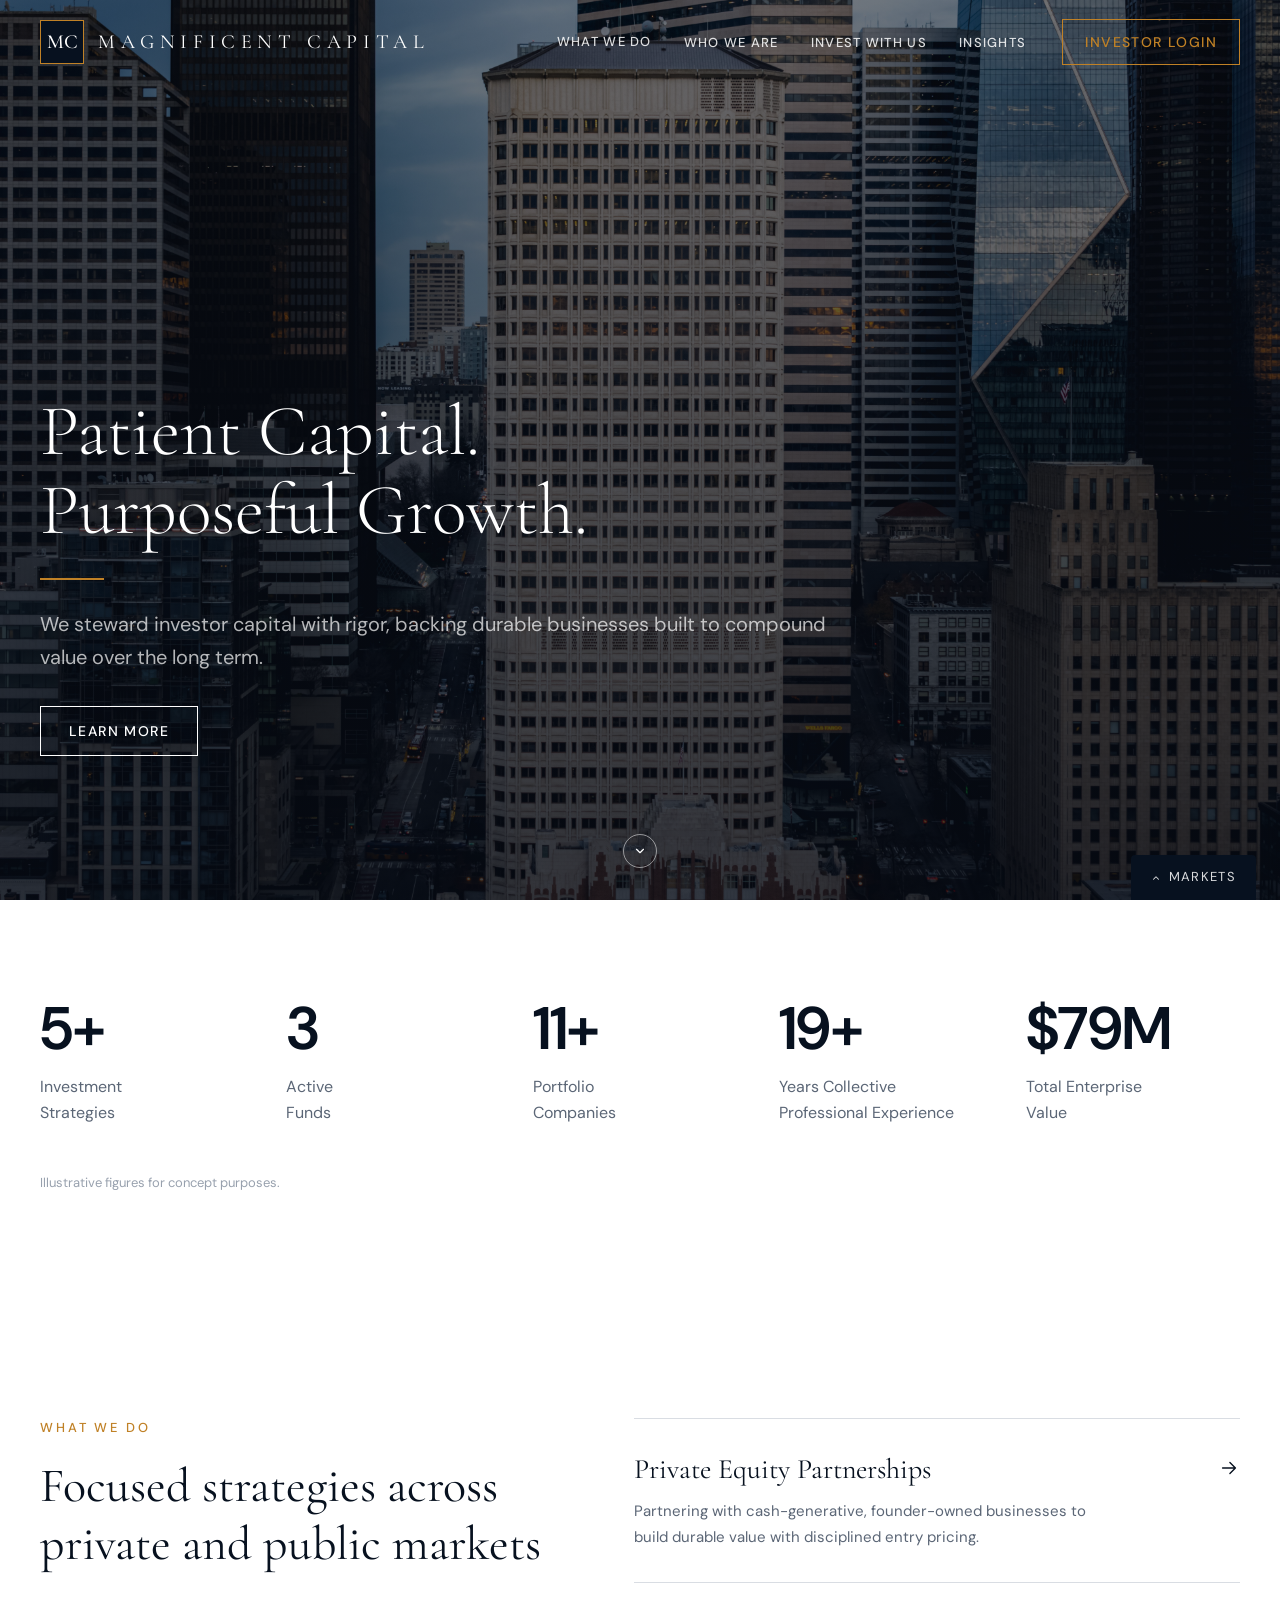
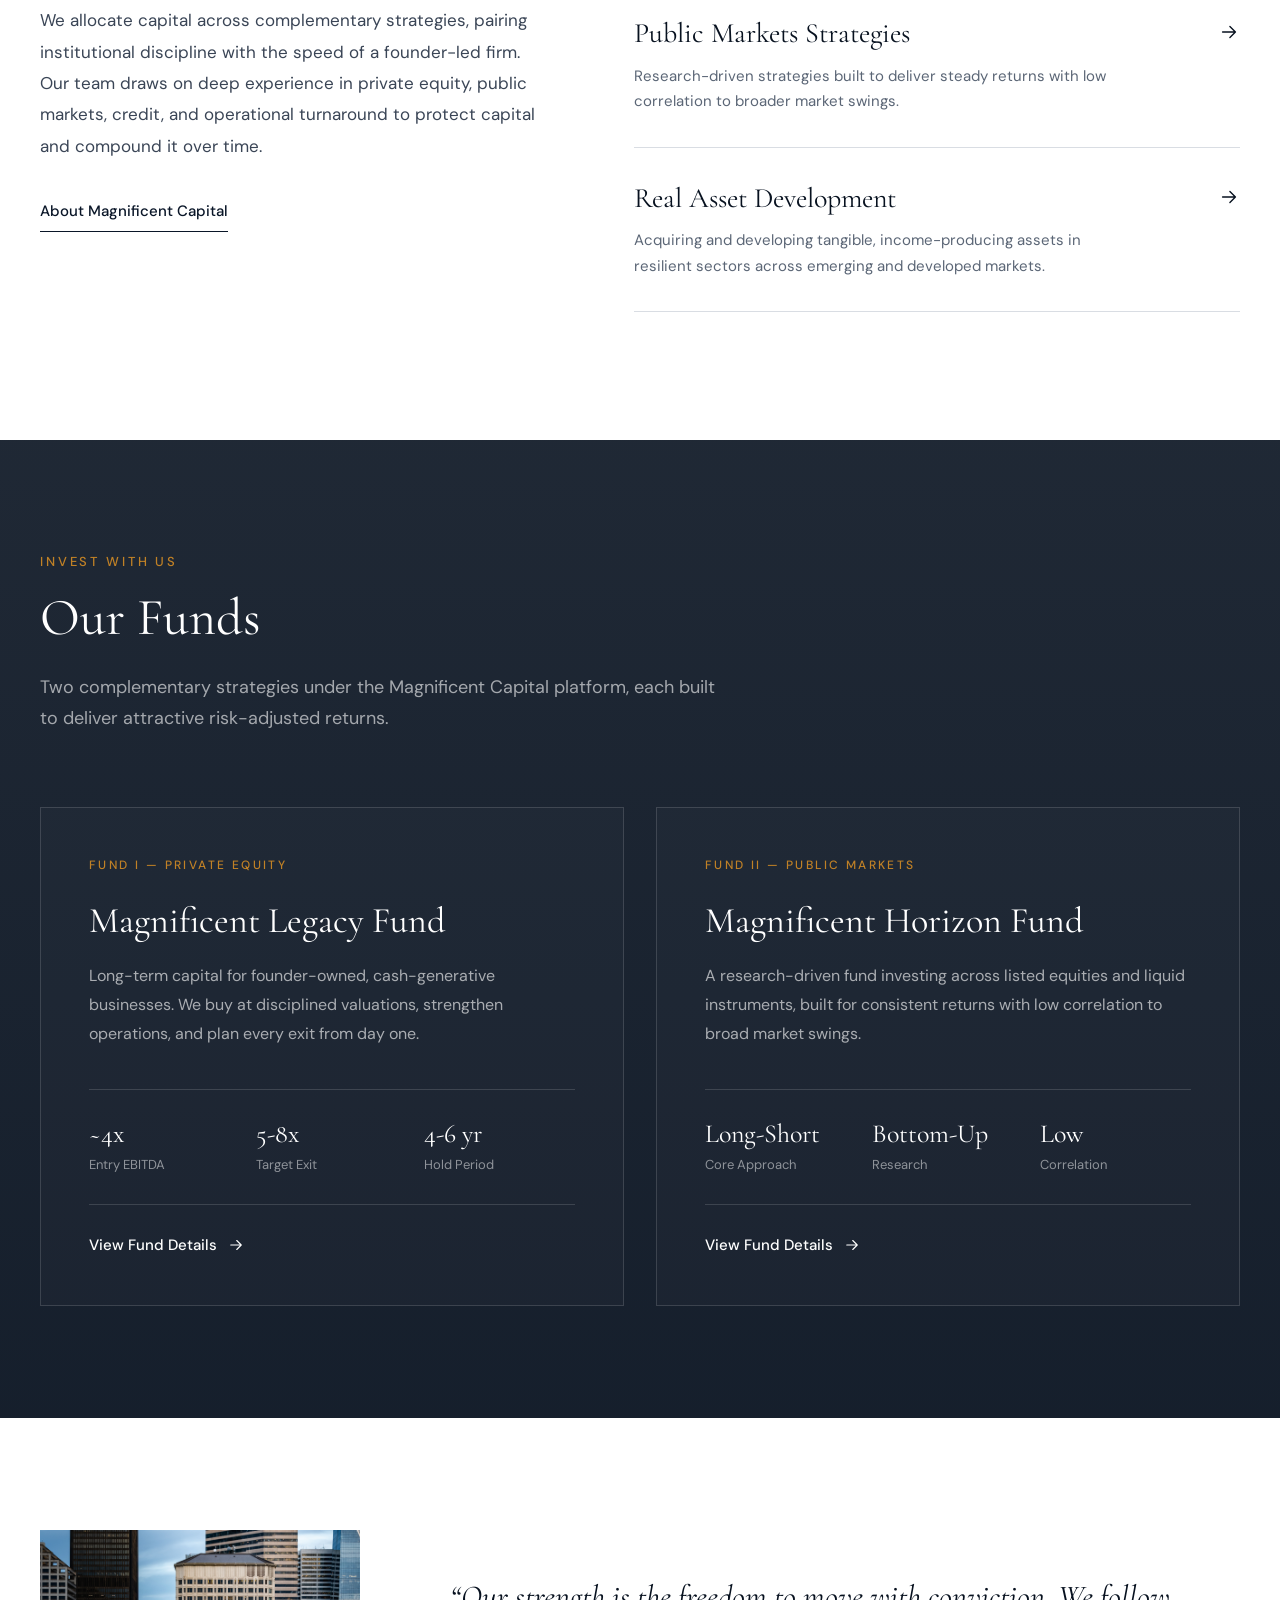
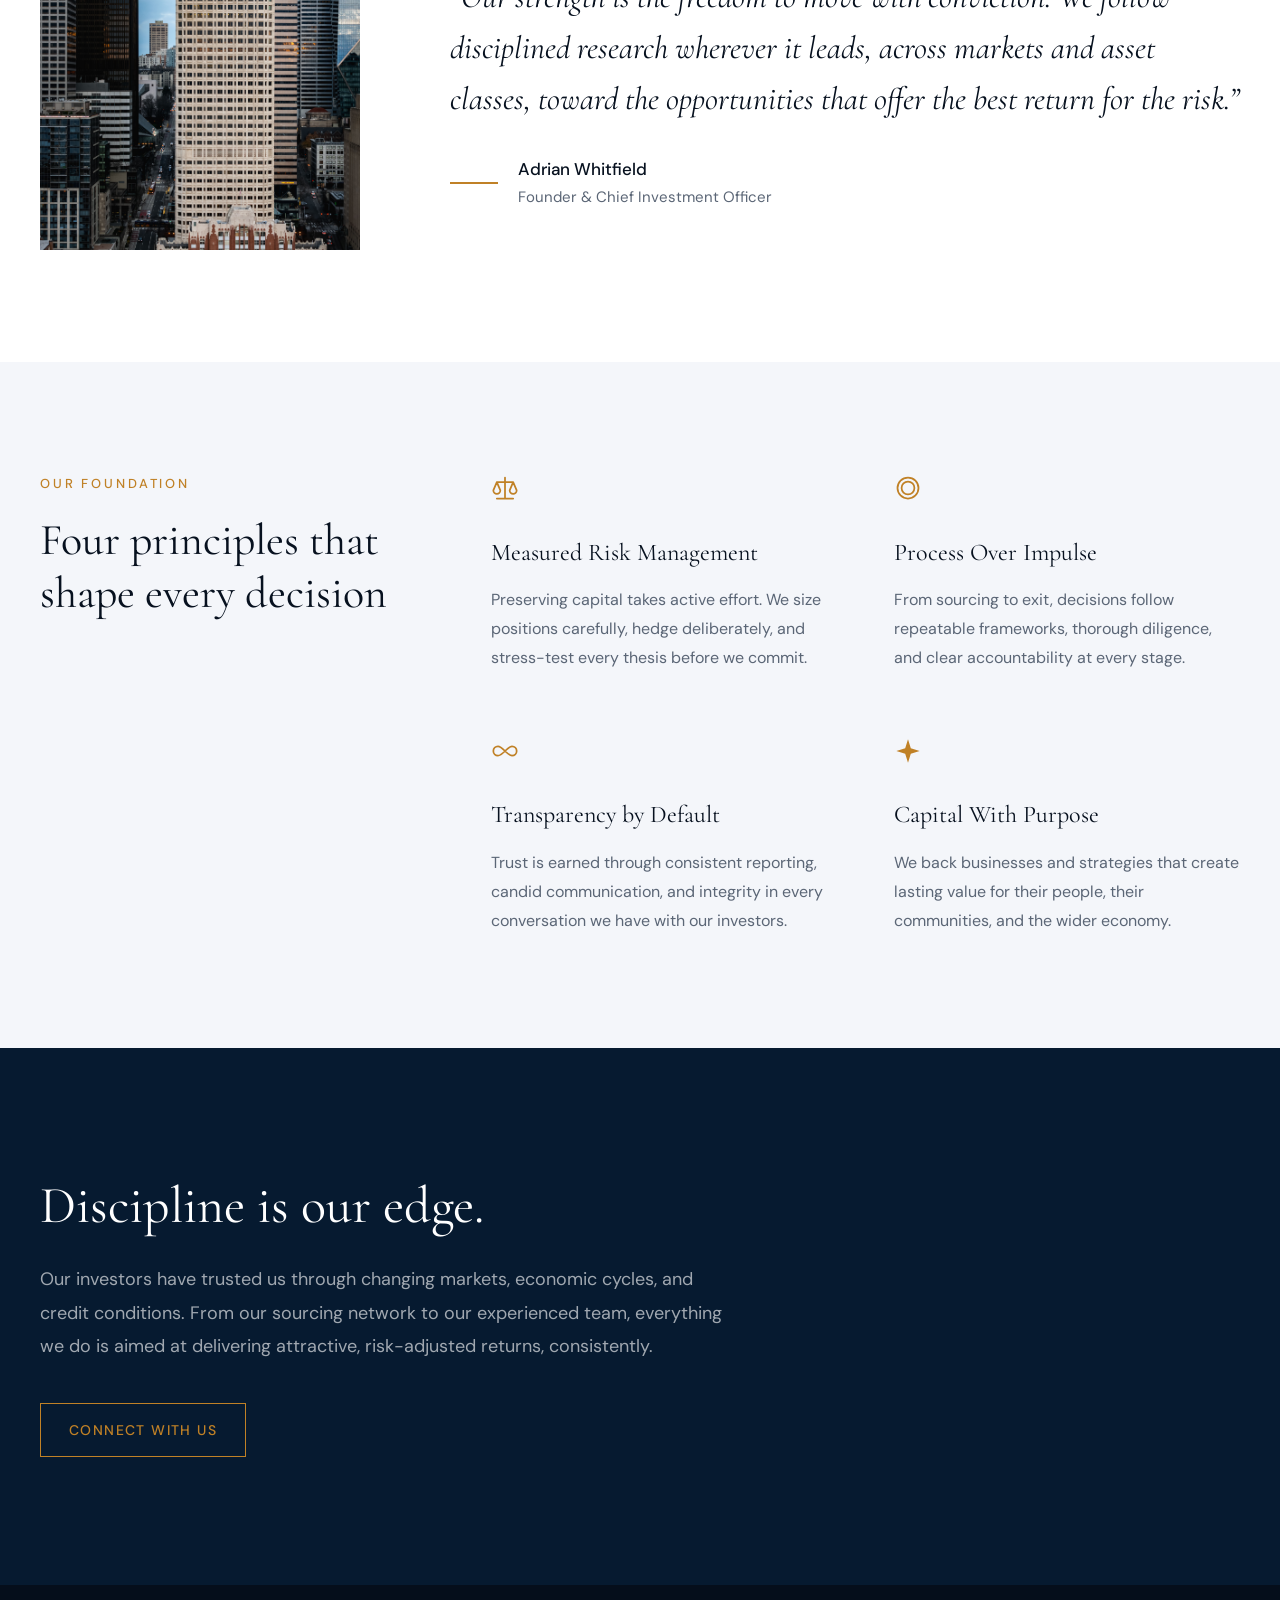
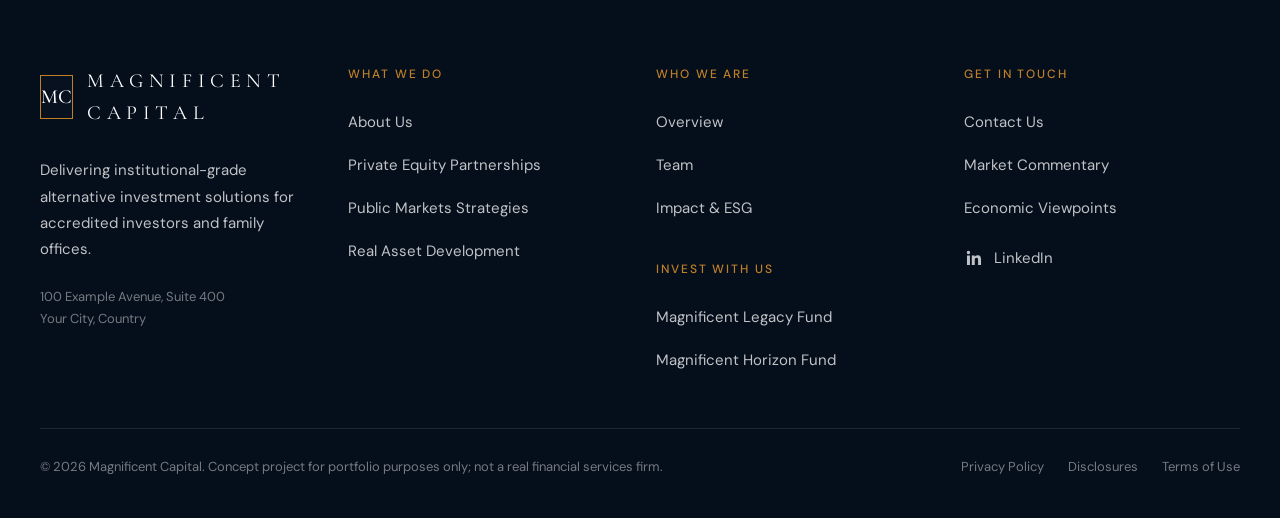
<file: index.html>
<!DOCTYPE html>
<html lang="en">
<head>
  <meta charset="UTF-8">
  <meta name="viewport" content="width=device-width, initial-scale=1">
  <title>Magnificent Capital | Alternative Asset Management</title>
  <meta name="description" content="Magnificent Capital - concept website build.">
  <link rel="preconnect" href="https://fonts.googleapis.com">
  <link rel="preconnect" href="https://fonts.gstatic.com" crossorigin>
  <link href="https://fonts.googleapis.com/css2?family=Cormorant+Garamond:wght@300;400;500&family=DM+Sans:wght@400;500;600&display=swap" rel="stylesheet">
  <link rel="stylesheet" href="css/base.css">
  <link rel="stylesheet" href="css/sections.css">
</head>
<body>

  <header class="site-header" id="header">
    <div class="header-inner">
      <a href="#top" class="brand" aria-label="Magnificent Capital home">
        <span class="brand-mark">MC</span>
        <span class="brand-name">Magnificent Capital</span>
      </a>

      <button class="nav-toggle" aria-expanded="false" aria-controls="primary-nav" aria-label="Toggle menu">
        <span></span><span></span><span></span>
      </button>

      <nav class="primary-nav" id="primary-nav" aria-label="Primary">
        <ul>
            <li class="has-dropdown">
                <a href="#what-we-do">What We Do</a>
                <ul class="dropdown">
                  <li><a href="#who-we-are">About Us</a></li>
                  <li><a href="#what-we-do">Private Equity Partnerships</a></li>
                  <li><a href="#what-we-do">Public Markets Strategies</a></li>
                  <li><a href="#what-we-do">Real Asset Development</a></li>
                </ul>
            </li>
          <li><a href="#who-we-are">Who We Are</a></li>
          <li><a href="#invest">Invest With Us</a></li>
          <li><a href="#insights">Insights</a></li>
        </ul>
        <a href="#" class="btn btn-gold">Investor Login</a>
      </nav>
    </div>
  </header>

  <main>
    <section class="hero" id="top">
      <div class="container hero-content">
        <h1>Patient Capital.<br>Purposeful Growth.</h1>
        <span class="hero-rule" aria-hidden="true"></span>
        <p>We steward investor capital with rigor, backing durable businesses built to compound value over the long term.</p>
        <a href="#stats" class="btn">Learn More</a>
      </div>

      <a href="#stats" class="scroll-cue" aria-label="Scroll to next section">
        <svg width="14" height="14" viewBox="0 0 24 24" fill="none" stroke="currentColor" stroke-width="2" stroke-linecap="round" stroke-linejoin="round"><path d="m6 9 6 6 6-6"/></svg>
      </a>
    </section>

    <section class="stats section" id="stats">
      <div class="container">
        <ul class="stats-grid">
          <li>
            <span class="stat-number" data-count="5" data-suffix="+">5+</span>
            <span class="stat-label">Investment<br>Strategies</span>
          </li>
          <li>
            <span class="stat-number" data-count="3">3</span>
            <span class="stat-label">Active<br>Funds</span>
          </li>
          <li>
            <span class="stat-number" data-count="12" data-suffix="+">12+</span>
            <span class="stat-label">Portfolio<br>Companies</span>
          </li>
          <li>
            <span class="stat-number" data-count="20" data-suffix="+">20+</span>
            <span class="stat-label">Years Collective<br>Professional Experience</span>
          </li>
          <li>
            <span class="stat-number" data-count="85" data-prefix="$" data-suffix="M">$85M</span>
            <span class="stat-label">Total Enterprise<br>Value</span>
          </li>
        </ul>
        <p class="stats-note">Illustrative figures for concept purposes.</p>
      </div>
    </section>
    <section class="what-we-do section" id="what-we-do">
        <div class="container wwd-grid">
  
          <div class="wwd-intro">
            <p class="eyebrow">What We Do</p>
            <h2>Focused strategies across private and public markets</h2>
            <p class="wwd-text">
              We allocate capital across complementary strategies, pairing institutional discipline
              with the speed of a founder-led firm. Our team draws on deep experience in private
              equity, public markets, credit, and operational turnaround to protect capital
              and compound it over time.
            </p>
            <a href="#who-we-are" class="link-underline">About Magnificent Capital</a>
          </div>
  
          <ul class="wwd-list">
            <li>
              <a href="#" class="wwd-item">
                <div>
                  <h3>Private Equity Partnerships</h3>
                  <p>Partnering with cash-generative, founder-owned businesses to build durable value with disciplined entry pricing.</p>
                </div>
                <svg class="arrow" width="22" height="22" viewBox="0 0 24 24" fill="none" stroke="currentColor" stroke-width="1.5" stroke-linecap="round" stroke-linejoin="round" aria-hidden="true"><path d="M5 12h14M13 6l6 6-6 6"/></svg>
              </a>
            </li>
            <li>
              <a href="#" class="wwd-item">
                <div>
                  <h3>Public Markets Strategies</h3>
                  <p>Research-driven strategies built to deliver steady returns with low correlation to broader market swings.</p>
                </div>
                <svg class="arrow" width="22" height="22" viewBox="0 0 24 24" fill="none" stroke="currentColor" stroke-width="1.5" stroke-linecap="round" stroke-linejoin="round" aria-hidden="true"><path d="M5 12h14M13 6l6 6-6 6"/></svg>
              </a>
            </li>
            <li>
              <a href="#" class="wwd-item">
                <div>
                  <h3>Real Asset Development</h3>
                  <p>Acquiring and developing tangible, income-producing assets in resilient sectors across emerging and developed markets.</p>
                </div>
                <svg class="arrow" width="22" height="22" viewBox="0 0 24 24" fill="none" stroke="currentColor" stroke-width="1.5" stroke-linecap="round" stroke-linejoin="round" aria-hidden="true"><path d="M5 12h14M13 6l6 6-6 6"/></svg>
              </a>
            </li>
          </ul>
  
        </div>
      </section>
      <section class="funds section" id="invest">
        <div class="container">
  
          <div class="funds-head">
            <p class="eyebrow">Invest With Us</p>
            <h2>Our Funds</h2>
            <p class="funds-lead">
              Two complementary strategies under the Magnificent Capital platform,
              each built to deliver attractive risk-adjusted returns.
            </p>
          </div>
  
          <div class="funds-grid">
  
            <article class="fund-card">
              <p class="fund-tag">Fund I — Private Equity</p>
              <h3>Magnificent Legacy Fund</h3>
              <p class="fund-desc">
                Long-term capital for founder-owned, cash-generative businesses. We buy at
                disciplined valuations, strengthen operations, and plan every exit from day one.
              </p>
              <ul class="fund-metrics">
                <li><span class="metric-value">~4x</span><span class="metric-label">Entry EBITDA</span></li>
                <li><span class="metric-value">5-8x</span><span class="metric-label">Target Exit</span></li>
                <li><span class="metric-value">4-6 yr</span><span class="metric-label">Hold Period</span></li>
              </ul>
              <a href="#" class="fund-link">
                View Fund Details
                <svg width="18" height="18" viewBox="0 0 24 24" fill="none" stroke="currentColor" stroke-width="1.5" stroke-linecap="round" stroke-linejoin="round" aria-hidden="true"><path d="M5 12h14M13 6l6 6-6 6"/></svg>
              </a>
            </article>
  
            <article class="fund-card">
              <p class="fund-tag">Fund II — Public Markets</p>
              <h3>Magnificent Horizon Fund</h3>
              <p class="fund-desc">
                A research-driven fund investing across listed equities and liquid instruments,
                built for consistent returns with low correlation to broad market swings.
              </p>
              <ul class="fund-metrics">
                <li><span class="metric-value">Long-Short</span><span class="metric-label">Core Approach</span></li>
                <li><span class="metric-value">Bottom-Up</span><span class="metric-label">Research</span></li>
                <li><span class="metric-value">Low</span><span class="metric-label">Correlation</span></li>
              </ul>
              <a href="#" class="fund-link">
                View Fund Details
                <svg width="18" height="18" viewBox="0 0 24 24" fill="none" stroke="currentColor" stroke-width="1.5" stroke-linecap="round" stroke-linejoin="round" aria-hidden="true"><path d="M5 12h14M13 6l6 6-6 6"/></svg>
              </a>
            </article>
  
          </div>
        </div>
      </section>
      <section class="quote section" id="who-we-are">
        <div class="container quote-grid">
  
          <div class="quote-media">
            <img src="assets/images/texture-skyline.jpg" alt="City skyline at golden hour" loading="lazy">
          </div>
  
          <figure class="quote-body">
            <blockquote>
              <p>&ldquo;Our strength is the freedom to move with conviction. We follow disciplined research wherever it leads, across markets and asset classes, toward the opportunities that offer the best return for the risk.&rdquo;</p>
            </blockquote>
            <figcaption>
              <span class="quote-rule" aria-hidden="true"></span>
              <div>
                <span class="quote-name">Adrian Whitfield</span>
                <span class="quote-role">Founder &amp; Chief Investment Officer</span>
              </div>
            </figcaption>
          </figure>
  
        </div>
      </section>
      <section class="pillars section" id="foundation">
        <div class="container pillars-grid">
  
          <div class="pillars-intro">
            <p class="eyebrow">Our Foundation</p>
            <h2>Four principles that shape every decision</h2>
          </div>
  
          <ul class="pillars-list">
            <li class="pillar">
              <svg class="pillar-icon" width="28" height="28" viewBox="0 0 24 24" fill="none" stroke="currentColor" stroke-width="1.5" stroke-linecap="round" stroke-linejoin="round" aria-hidden="true"><path d="M12 3v18M5 21h14M5 7h14M5 7l-3 7a3 3 0 0 0 6 0L5 7zM19 7l-3 7a3 3 0 0 0 6 0l-3-7z"/></svg>
              <h3>Measured Risk Management</h3>
              <p>Preserving capital takes active effort. We size positions carefully, hedge deliberately, and stress-test every thesis before we commit.</p>
            </li>
            <li class="pillar">
              <svg class="pillar-icon" width="28" height="28" viewBox="0 0 24 24" fill="none" stroke="currentColor" stroke-width="1.5" aria-hidden="true"><circle cx="12" cy="12" r="9"/><circle cx="12" cy="12" r="5.5"/></svg>
              <h3>Process Over Impulse</h3>
              <p>From sourcing to exit, decisions follow repeatable frameworks, thorough diligence, and clear accountability at every stage.</p>
            </li>
            <li class="pillar">
              <svg class="pillar-icon" width="28" height="28" viewBox="0 0 24 24" fill="none" stroke="currentColor" stroke-width="1.5" stroke-linecap="round" stroke-linejoin="round" aria-hidden="true"><path d="M6 8a4 4 0 1 0 0 8c4 0 8-8 12-8a4 4 0 1 1 0 8c-4 0-8-8-12-8z"/></svg>
              <h3>Transparency by Default</h3>
              <p>Trust is earned through consistent reporting, candid communication, and integrity in every conversation we have with our investors.</p>
            </li>
            <li class="pillar">
              <svg class="pillar-icon" width="28" height="28" viewBox="0 0 24 24" fill="currentColor" aria-hidden="true"><path d="M12 2l2.4 7.6L22 12l-7.6 2.4L12 22l-2.4-7.6L2 12l7.6-2.4z"/></svg>
              <h3>Capital With Purpose</h3>
              <p>We back businesses and strategies that create lasting value for their people, their communities, and the wider economy.</p>
            </li>
          </ul>
  
        </div>
      </section>
  
      <section class="cta section" id="contact">
        <div class="container">
          <h2>Discipline is our edge.</h2>
          <p>
            Our investors have trusted us through changing markets, economic cycles, and credit
            conditions. From our sourcing network to our experienced team, everything we do is
            aimed at delivering attractive, risk-adjusted returns, consistently.
          </p>
          <a href="#" class="btn btn-gold btn-lg">Connect With Us</a>
        </div>
      </section>
  </main>
  <footer class="site-footer">
    <div class="container">

      <div class="footer-grid">

        <div class="footer-brand">
          <a href="#top" class="brand" aria-label="Magnificent Capital home">
            <span class="brand-mark">MC</span>
            <span class="brand-name">Magnificent Capital</span>
          </a>
          <p class="footer-about">
            Delivering institutional-grade alternative investment solutions for
            accredited investors and family offices.
          </p>
          <address class="footer-address">
            100 Example Avenue, Suite 400<br>
            Your City, Country
          </address>
        </div>

        <nav class="footer-col" aria-label="What we do">
          <h4>What We Do</h4>
          <ul>
            <li><a href="#what-we-do">About Us</a></li>
            <li><a href="#">Private Equity Partnerships</a></li>
            <li><a href="#">Public Markets Strategies</a></li>
            <li><a href="#">Real Asset Development</a></li>
          </ul>
        </nav>

        <div class="footer-col">
          <nav aria-label="Who we are">
            <h4>Who We Are</h4>
            <ul>
              <li><a href="#who-we-are">Overview</a></li>
              <li><a href="#">Team</a></li>
              <li><a href="#foundation">Impact &amp; ESG</a></li>
            </ul>
          </nav>
          <nav aria-label="Invest with us" class="footer-subgroup">
            <h4>Invest With Us</h4>
            <ul>
              <li><a href="#invest">Magnificent Legacy Fund</a></li>
              <li><a href="#invest">Magnificent Horizon Fund</a></li>
            </ul>
          </nav>
        </div>

        <nav class="footer-col" aria-label="Get in touch">
          <h4>Get In Touch</h4>
          <ul>
            <li><a href="#contact">Contact Us</a></li>
            <li><a href="#">Market Commentary</a></li>
            <li><a href="#">Economic Viewpoints</a></li>
            <li>
              <a href="#" class="footer-social">
                <svg width="20" height="20" viewBox="0 0 24 24" fill="currentColor" aria-hidden="true"><path d="M20.45 20.45h-3.56v-5.57c0-1.33-.03-3.04-1.85-3.04-1.86 0-2.14 1.45-2.14 2.94v5.67H9.35V9h3.41v1.56h.05c.48-.9 1.64-1.85 3.37-1.85 3.6 0 4.27 2.37 4.27 5.46v6.28zM5.34 7.43a2.06 2.06 0 1 1 0-4.13 2.06 2.06 0 0 1 0 4.13zM7.12 20.45H3.56V9h3.56v11.45z"/></svg>
                LinkedIn
              </a>
            </li>
          </ul>
        </nav>

      </div>

      <div class="footer-bottom">
        <p>&copy; 2026 Magnificent Capital. Concept project for portfolio purposes only; not a real financial services firm.</p>
        <ul>
          <li><a href="#">Privacy Policy</a></li>
          <li><a href="#">Disclosures</a></li>
          <li><a href="#">Terms of Use</a></li>
        </ul>
      </div>

    </div>
  </footer>

  <button class="markets-tab" type="button">
    <svg width="10" height="10" viewBox="0 0 24 24" fill="none" stroke="currentColor" stroke-width="2.5" stroke-linecap="round" stroke-linejoin="round"><path d="m6 15 6-6 6 6"/></svg>
    Markets
  </button>

  <script src="js/main.js"></script>
</body>
</html>
</file>
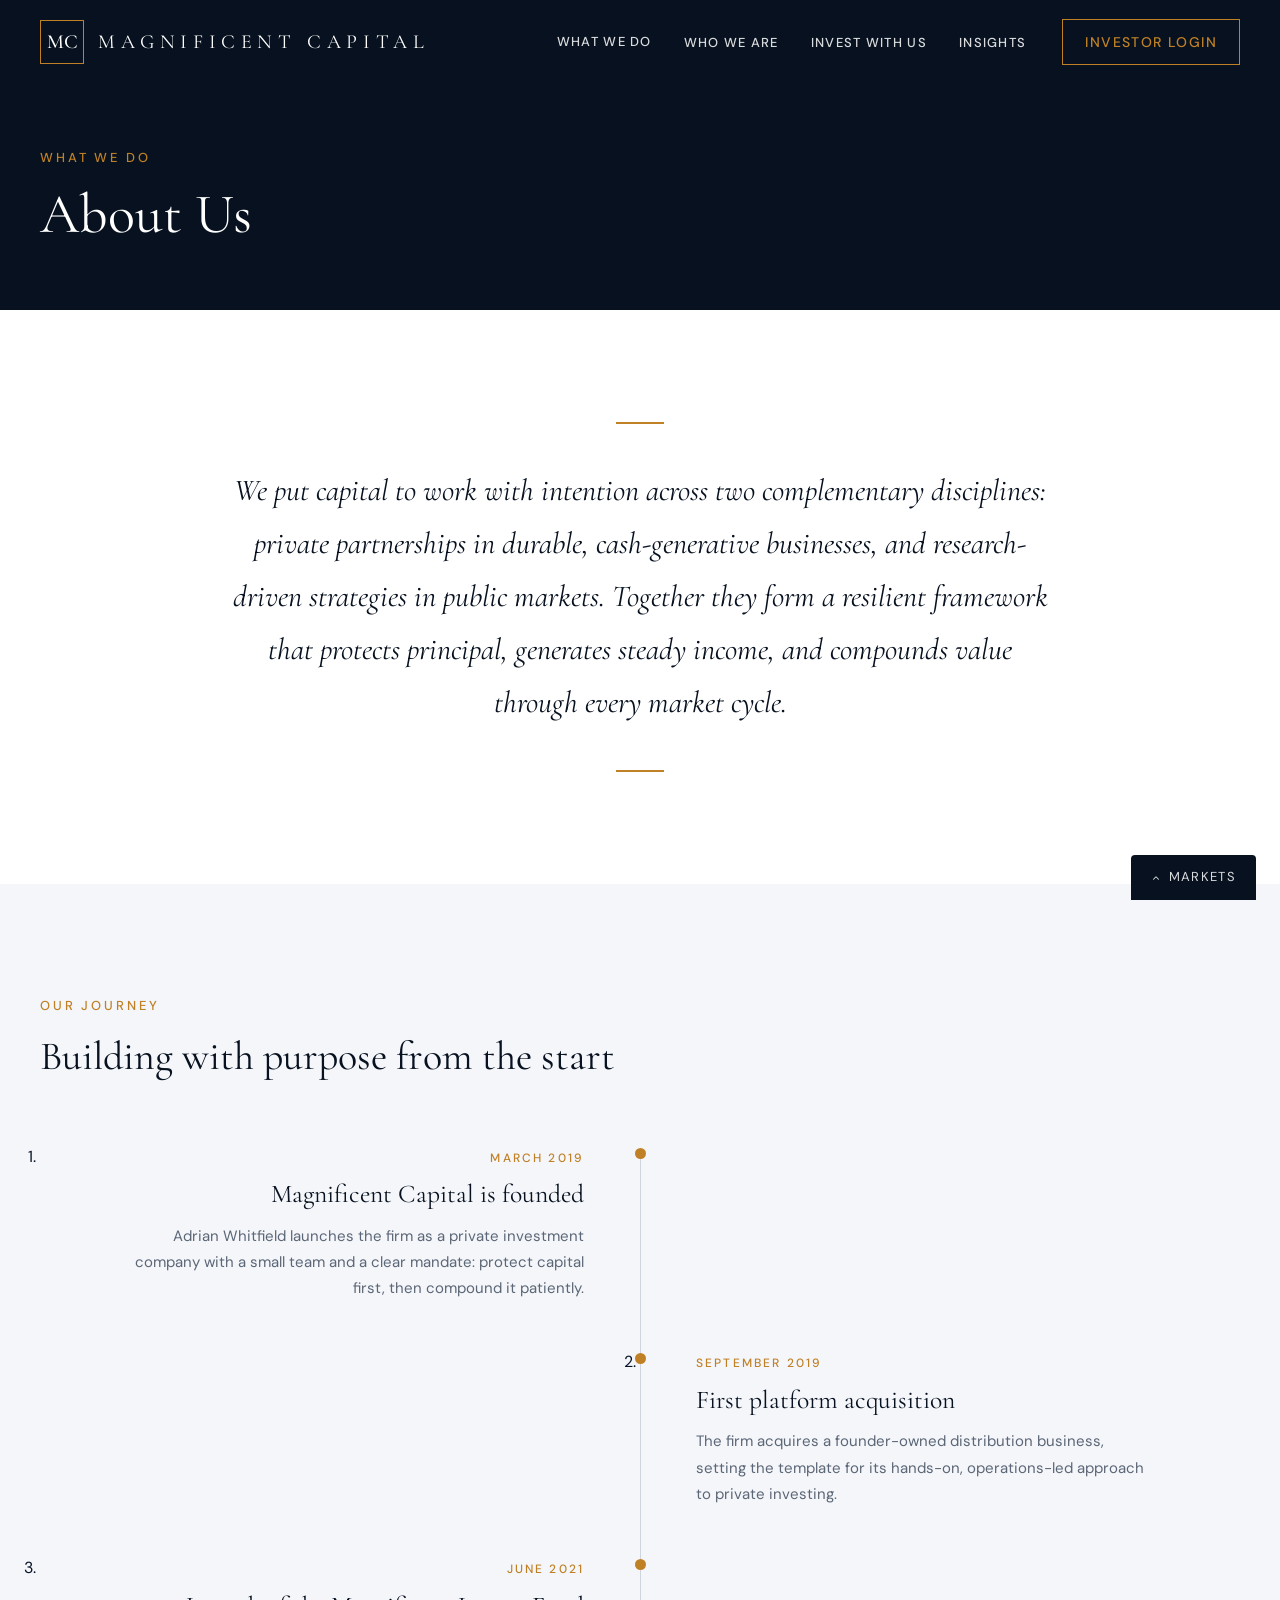
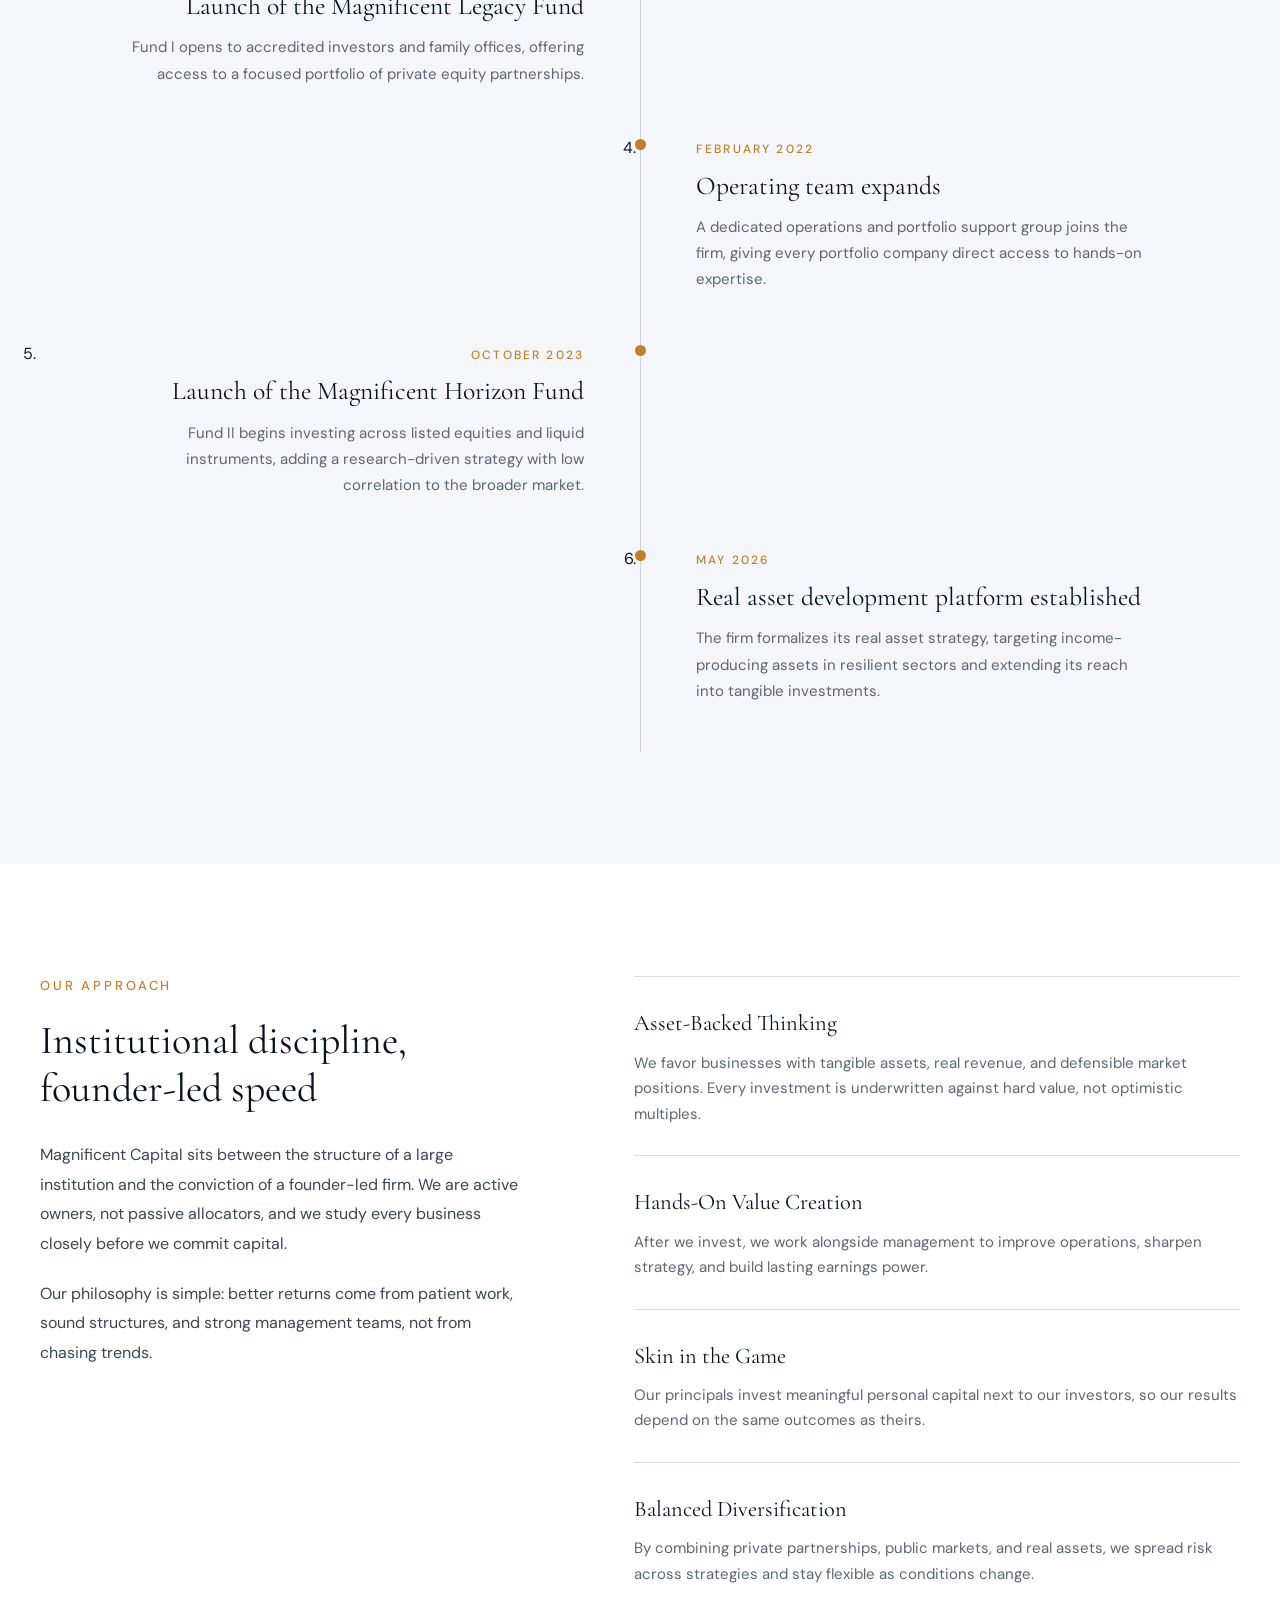
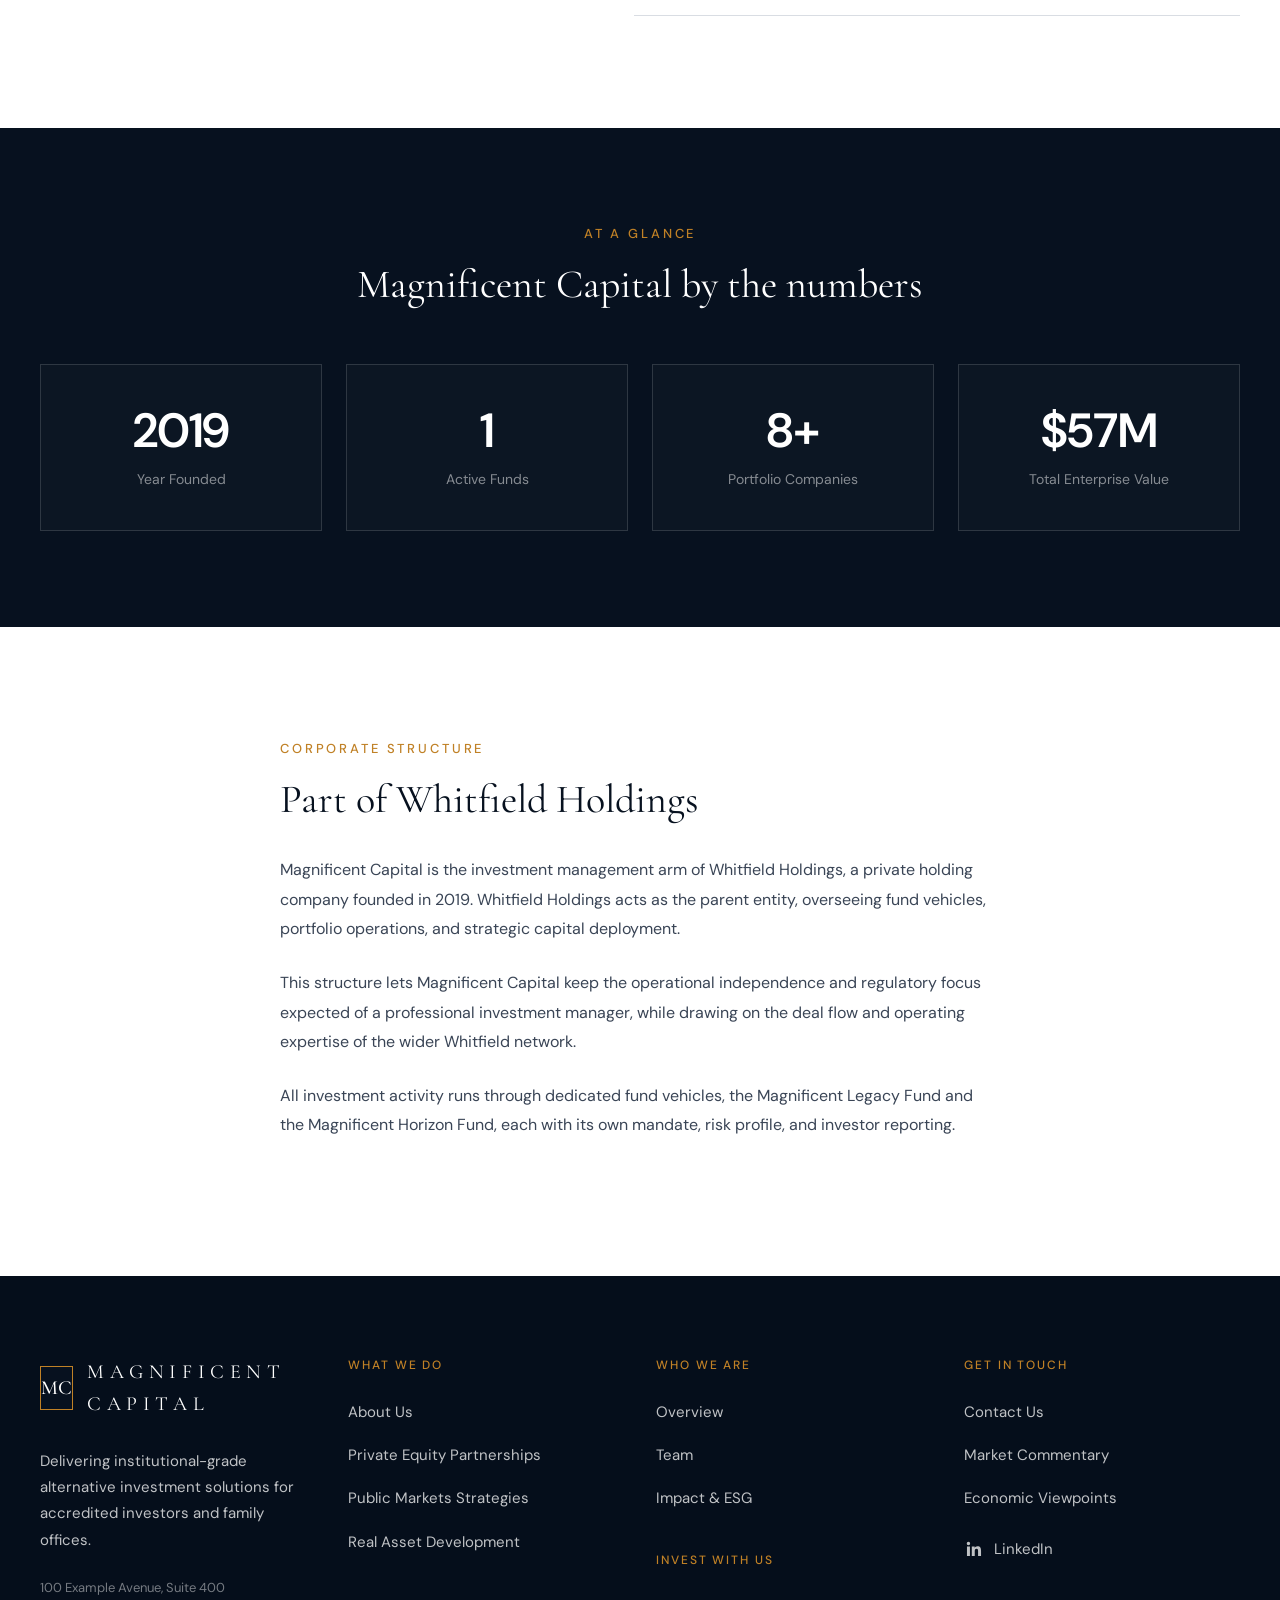
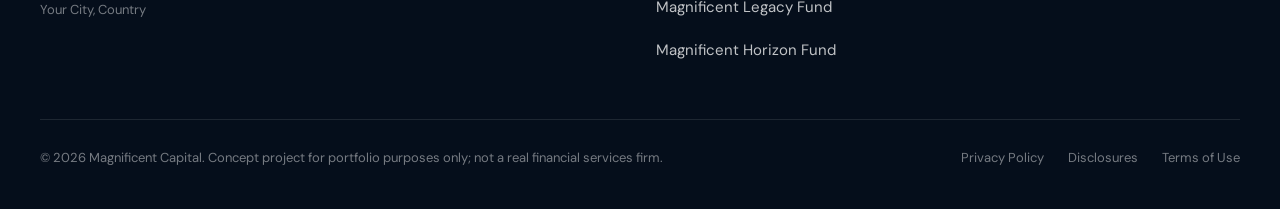
<file: What We Do/about/index.html>
<!DOCTYPE html>
<html lang="en">
<head>
  <meta charset="UTF-8">
  <meta name="viewport" content="width=device-width, initial-scale=1">
  <title>About Us | Magnificent Capital</title>
  <meta name="description" content="About Magnificent Capital - concept website build.">
  <link rel="preconnect" href="https://fonts.googleapis.com">
  <link rel="preconnect" href="https://fonts.gstatic.com" crossorigin>
  <link href="https://fonts.googleapis.com/css2?family=Cormorant+Garamond:ital,wght@0,300;0,400;0,500;1,400&family=DM+Sans:wght@400;500;600&display=swap" rel="stylesheet">
  <link rel="stylesheet" href="/css/base.css">
  <link rel="stylesheet" href="/css/sections.css">
</head>
<body>

  <header class="site-header is-solid" id="header">
    <div class="header-inner">
      <a href="/" class="brand" aria-label="Magnificent Capital home">
        <span class="brand-mark">MC</span>
        <span class="brand-name">Magnificent Capital</span>
      </a>

      <button class="nav-toggle" aria-expanded="false" aria-controls="primary-nav" aria-label="Toggle menu">
        <span></span><span></span><span></span>
      </button>

      <nav class="primary-nav" id="primary-nav" aria-label="Primary">
        <ul>
          <li class="has-dropdown">
            <a href="/#what-we-do">What We Do</a>
            <ul class="dropdown">
              <li><a href="/what-we-do/about">About Us</a></li>
              <li><a href="/what-we-do/private-equity">Private Equity Partnerships</a></li>
              <li><a href="/what-we-do/public-markets">Public Markets Strategies</a></li>
              <li><a href="/what-we-do/real-assets">Real Asset Development</a></li>
            </ul>
          </li>
          <li><a href="/#who-we-are">Who We Are</a></li>
          <li><a href="/#invest">Invest With Us</a></li>
          <li><a href="/#insights">Insights</a></li>
        </ul>
        <a href="#" class="btn btn-gold">Investor Login</a>
      </nav>
    </div>
  </header>

  <main>

    <!-- Page header -->
    <section class="page-hero">
      <div class="container">
        <p class="eyebrow">What We Do</p>
        <h1>About Us</h1>
      </div>
    </section>

    <!-- Statement -->
    <section class="statement">
      <div class="container">
        <div class="statement-inner">
          <span class="statement-rule" aria-hidden="true"></span>
          <p>
            We put capital to work with intention across two complementary disciplines:
            private partnerships in durable, cash-generative businesses, and research-driven
            strategies in public markets. Together they form a resilient framework that
            protects principal, generates steady income, and compounds value through every
            market cycle.
          </p>
          <span class="statement-rule" aria-hidden="true"></span>
        </div>
      </div>
    </section>

    <!-- Journey / timeline -->
    <section class="journey">
      <div class="container">
        <p class="eyebrow">Our Journey</p>
        <h2 class="section-title">Building with purpose from the start</h2>

        <ol class="timeline">
          <li class="timeline-item">
            <span class="timeline-date">March 2019</span>
            <h3>Magnificent Capital is founded</h3>
            <p>Adrian Whitfield launches the firm as a private investment company with a small team and a clear mandate: protect capital first, then compound it patiently.</p>
          </li>
          <li class="timeline-item">
            <span class="timeline-date">September 2019</span>
            <h3>First platform acquisition</h3>
            <p>The firm acquires a founder-owned distribution business, setting the template for its hands-on, operations-led approach to private investing.</p>
          </li>
          <li class="timeline-item">
            <span class="timeline-date">June 2021</span>
            <h3>Launch of the Magnificent Legacy Fund</h3>
            <p>Fund I opens to accredited investors and family offices, offering access to a focused portfolio of private equity partnerships.</p>
          </li>
          <li class="timeline-item">
            <span class="timeline-date">February 2022</span>
            <h3>Operating team expands</h3>
            <p>A dedicated operations and portfolio support group joins the firm, giving every portfolio company direct access to hands-on expertise.</p>
          </li>
          <li class="timeline-item">
            <span class="timeline-date">October 2023</span>
            <h3>Launch of the Magnificent Horizon Fund</h3>
            <p>Fund II begins investing across listed equities and liquid instruments, adding a research-driven strategy with low correlation to the broader market.</p>
          </li>
          <li class="timeline-item">
            <span class="timeline-date">May 2026</span>
            <h3>Real asset development platform established</h3>
            <p>The firm formalizes its real asset strategy, targeting income-producing assets in resilient sectors and extending its reach into tangible investments.</p>
          </li>
        </ol>
      </div>
    </section>

    <!-- Approach -->
    <section class="approach">
      <div class="container approach-grid">

        <div class="approach-intro">
          <p class="eyebrow">Our Approach</p>
          <h2 class="section-title">Institutional discipline, founder-led speed</h2>
          <p>
            Magnificent Capital sits between the structure of a large institution and the
            conviction of a founder-led firm. We are active owners, not passive allocators,
            and we study every business closely before we commit capital.
          </p>
          <p>
            Our philosophy is simple: better returns come from patient work, sound
            structures, and strong management teams, not from chasing trends.
          </p>
        </div>

        <ul class="approach-list">
          <li>
            <h3>Asset-Backed Thinking</h3>
            <p>We favor businesses with tangible assets, real revenue, and defensible market positions. Every investment is underwritten against hard value, not optimistic multiples.</p>
          </li>
          <li>
            <h3>Hands-On Value Creation</h3>
            <p>After we invest, we work alongside management to improve operations, sharpen strategy, and build lasting earnings power.</p>
          </li>
          <li>
            <h3>Skin in the Game</h3>
            <p>Our principals invest meaningful personal capital next to our investors, so our results depend on the same outcomes as theirs.</p>
          </li>
          <li>
            <h3>Balanced Diversification</h3>
            <p>By combining private partnerships, public markets, and real assets, we spread risk across strategies and stay flexible as conditions change.</p>
          </li>
        </ul>

      </div>
    </section>

    <!-- At a glance -->
    <section class="glance">
      <div class="container">
        <p class="eyebrow">At a Glance</p>
        <h2 class="section-title">Magnificent Capital by the numbers</h2>

        <ul class="glance-grid">
          <li class="glance-card">
            <span class="glance-number">2019</span>
            <span class="glance-label">Year Founded</span>
          </li>
          <li class="glance-card">
            <span class="glance-number" data-count="2">2</span>
            <span class="glance-label">Active Funds</span>
          </li>
          <li class="glance-card">
            <span class="glance-number" data-count="12" data-suffix="+">12+</span>
            <span class="glance-label">Portfolio Companies</span>
          </li>
          <li class="glance-card">
            <span class="glance-number" data-count="85" data-prefix="$" data-suffix="M">$85M</span>
            <span class="glance-label">Total Enterprise Value</span>
          </li>
        </ul>
      </div>
    </section>

    <!-- Corporate structure -->
    <section class="structure">
      <div class="container">
        <div class="structure-inner">
          <p class="eyebrow">Corporate Structure</p>
          <h2 class="section-title">Part of Whitfield Holdings</h2>
          <p>
            Magnificent Capital is the investment management arm of Whitfield Holdings, a
            private holding company founded in 2019. Whitfield Holdings acts as the parent
            entity, overseeing fund vehicles, portfolio operations, and strategic capital
            deployment.
          </p>
          <p>
            This structure lets Magnificent Capital keep the operational independence and
            regulatory focus expected of a professional investment manager, while drawing on
            the deal flow and operating expertise of the wider Whitfield network.
          </p>
          <p>
            All investment activity runs through dedicated fund vehicles, the Magnificent
            Legacy Fund and the Magnificent Horizon Fund, each with its own mandate, risk
            profile, and investor reporting.
          </p>
        </div>
      </div>
    </section>

  </main>

  <footer class="site-footer">
    <div class="container">

      <div class="footer-grid">

        <div class="footer-brand">
          <a href="/" class="brand" aria-label="Magnificent Capital home">
            <span class="brand-mark">MC</span>
            <span class="brand-name">Magnificent Capital</span>
          </a>
          <p class="footer-about">
            Delivering institutional-grade alternative investment solutions for
            accredited investors and family offices.
          </p>
          <address class="footer-address">
            100 Example Avenue, Suite 400<br>
            Your City, Country
          </address>
        </div>

        <nav class="footer-col" aria-label="What we do">
          <h4>What We Do</h4>
          <ul>
            <li><a href="/what-we-do/about">About Us</a></li>
            <li><a href="/what-we-do/private-equity">Private Equity Partnerships</a></li>
            <li><a href="/what-we-do/public-markets">Public Markets Strategies</a></li>
            <li><a href="/what-we-do/real-assets">Real Asset Development</a></li>
          </ul>
        </nav>

        <div class="footer-col">
          <nav aria-label="Who we are">
            <h4>Who We Are</h4>
            <ul>
              <li><a href="/#who-we-are">Overview</a></li>
              <li><a href="#">Team</a></li>
              <li><a href="/#foundation">Impact &amp; ESG</a></li>
            </ul>
          </nav>
          <nav aria-label="Invest with us" class="footer-subgroup">
            <h4>Invest With Us</h4>
            <ul>
              <li><a href="/#invest">Magnificent Legacy Fund</a></li>
              <li><a href="/#invest">Magnificent Horizon Fund</a></li>
            </ul>
          </nav>
        </div>

        <nav class="footer-col" aria-label="Get in touch">
          <h4>Get In Touch</h4>
          <ul>
            <li><a href="/#contact">Contact Us</a></li>
            <li><a href="#">Market Commentary</a></li>
            <li><a href="#">Economic Viewpoints</a></li>
            <li>
              <a href="#" class="footer-social">
                <svg width="20" height="20" viewBox="0 0 24 24" fill="currentColor" aria-hidden="true"><path d="M20.45 20.45h-3.56v-5.57c0-1.33-.03-3.04-1.85-3.04-1.86 0-2.14 1.45-2.14 2.94v5.67H9.35V9h3.41v1.56h.05c.48-.9 1.64-1.85 3.37-1.85 3.6 0 4.27 2.37 4.27 5.46v6.28zM5.34 7.43a2.06 2.06 0 1 1 0-4.13 2.06 2.06 0 0 1 0 4.13zM7.12 20.45H3.56V9h3.56v11.45z"/></svg>
                LinkedIn
              </a>
            </li>
          </ul>
        </nav>

      </div>

      <div class="footer-bottom">
        <p>&copy; 2026 Magnificent Capital. Concept project for portfolio purposes only; not a real financial services firm.</p>
        <ul>
          <li><a href="#">Privacy Policy</a></li>
          <li><a href="#">Disclosures</a></li>
          <li><a href="#">Terms of Use</a></li>
        </ul>
      </div>

    </div>
  </footer>

  <button class="markets-tab" type="button">
    <svg width="10" height="10" viewBox="0 0 24 24" fill="none" stroke="currentColor" stroke-width="2.5" stroke-linecap="round" stroke-linejoin="round"><path d="m6 15 6-6 6 6"/></svg>
    Markets
  </button>

  <script src="/js/main.js"></script>
</body>
</html>
</file>
<file: css/base.css>
:root {
    --color-navy: #07111f;
    --color-ink: #0a1628;
    --color-gold: #C08126;
    --color-white: #ffffff;
    --color-muted: #5b6676;
  
    --font-heading: "Cormorant Garamond", Georgia, serif;
    --font-body: "DM Sans", system-ui, sans-serif;
  
    --container: 1240px;
    --gutter: clamp(1.25rem, 4vw, 2.5rem);
    --section-space: clamp(3.5rem, 8vw, 6rem);
    --header-h: 84px;
  }
  
  *, *::before, *::after { box-sizing: border-box; margin: 0; padding: 0; }
  html { scroll-behavior: smooth; }
  body { font-family: var(--font-body); color: var(--color-ink); line-height: 1.6; -webkit-font-smoothing: antialiased; }
  body.nav-open { overflow: hidden; }
  img { max-width: 100%; display: block; }
  ul { list-style: none; }
  a { color: inherit; text-decoration: none; }
  button { font: inherit; cursor: pointer; background: none; border: 0; color: inherit; }
  
  .container { width: min(100% - 2 * var(--gutter), var(--container)); margin-inline: auto; }
  .section { padding-block: var(--section-space); }
  
  .btn {
    display: inline-block;
    font-family: var(--font-body);
    font-weight: 500;
    font-size: 14px;
    line-height: 20px;
    letter-spacing: 0.1em;
    text-transform: uppercase;
    padding: 14px 28px;
    border: 1px solid var(--color-white);
    color: var(--color-white);
    transition: background .25s ease, color .25s ease, border-color .25s ease;
  }
  .btn:hover { background: var(--color-white); color: var(--color-navy); }
  .btn-gold { border-color: var(--color-gold); color: var(--color-gold); padding: 12px 22px; }
  .btn-gold:hover { background: var(--color-gold); border-color: var(--color-gold); color: var(--color-white); }

  /* Keeps anchored sections clear of the fixed header */
.section[id] { scroll-margin-top: var(--header-h); }

.eyebrow {
  font-family: var(--font-body);
  font-weight: 500;
  font-size: 13px;
  line-height: 20px;
  letter-spacing: 0.22em;
  text-transform: uppercase;
  color: var(--color-gold);
}

.link-underline {
  display: inline-block;
  font-weight: 500;
  font-size: 15px;
  color: var(--color-ink);
  padding-bottom: 8px;
  border-bottom: 1px solid var(--color-ink);
  transition: color .2s ease, border-color .2s ease;
}
.link-underline:hover { color: var(--color-gold); border-color: var(--color-gold); }
</file>
<file: css/sections.css>
/* =========================================================
   Header
   ========================================================= */
   .site-header {
    position: fixed;
    inset: 0 0 auto 0;
    z-index: 100;
    height: var(--header-h);
    transition: background .3s ease, backdrop-filter .3s ease;
  }
  .site-header.is-scrolled {
    background: rgba(7, 17, 31, 0.92);
    backdrop-filter: blur(8px);
  }
  /* Subpages: solid header from the start (no hero behind it) */
  .site-header.is-solid {
    background: var(--color-navy);
  }
  
  .header-inner {
    height: 100%;
    width: min(100% - 2 * var(--gutter), 1400px);
    margin-inline: auto;
    display: flex;
    align-items: center;
    justify-content: space-between;
    gap: 1.5rem;
  }
  
  .brand { display: flex; align-items: center; gap: 14px; }
  .brand-mark {
    display: grid; place-items: center;
    width: 44px; height: 44px;
    background: var(--color-navy);
    border: 1px solid var(--color-gold);
    font-family: var(--font-heading);
    font-size: 20px; font-weight: 500;
    color: var(--color-white);
  }
  .brand-name {
    font-family: var(--font-heading);
    font-size: clamp(14px, 3.6vw, 20px);
    letter-spacing: 0.28em;
    text-transform: uppercase;
    color: var(--color-white);
  }
  
  .primary-nav { display: flex; align-items: center; gap: 2.25rem; }
  .primary-nav ul { display: flex; align-items: center; gap: 2rem; }
  .primary-nav ul a {
    font-weight: 500;
    font-size: 13px;
    letter-spacing: 0.1em;
    text-transform: uppercase;
    color: rgba(255, 255, 255, 0.85);
    transition: color .2s ease;
  }
  .primary-nav ul a:hover { color: var(--color-gold); }
  
  /* Hamburger (hidden on desktop) */
  .nav-toggle {
    display: none;
    width: 44px; height: 44px;
    flex-direction: column;
    justify-content: center;
    align-items: center;
    gap: 6px;
  }
  .nav-toggle span {
    width: 24px; height: 1.5px;
    background: var(--color-white);
    transition: transform .3s ease, opacity .2s ease;
  }
  .nav-toggle[aria-expanded="true"] span:nth-child(1) { transform: translateY(7.5px) rotate(45deg); }
  .nav-toggle[aria-expanded="true"] span:nth-child(2) { opacity: 0; }
  .nav-toggle[aria-expanded="true"] span:nth-child(3) { transform: translateY(-7.5px) rotate(-45deg); }
  
  @media (max-width: 1099px) {
    .primary-nav { gap: 1.5rem; }
    .primary-nav ul { gap: 1.25rem; }
  }
  
  @media (max-width: 899px) {
    .nav-toggle { display: flex; }
    .primary-nav {
      position: fixed;
      inset: var(--header-h) 0 0 0;
      flex-direction: column;
      align-items: flex-start;
      gap: 2rem;
      padding: 2.5rem var(--gutter);
      background: var(--color-navy);
      overflow-y: auto;
      opacity: 0;
      visibility: hidden;
      transform: translateY(-8px);
      transition: opacity .3s ease, transform .3s ease, visibility .3s;
    }
    .primary-nav.is-open { opacity: 1; visibility: visible; transform: none; }
    .primary-nav ul { flex-direction: column; align-items: flex-start; gap: 1.5rem; }
    .primary-nav ul a { font-size: 16px; }
  }
  
  /* =========================================================
     Nav dropdown (must come after the nav rules above)
     ========================================================= */
  .has-dropdown {
    position: relative;
    display: flex;
    align-items: center;
    height: var(--header-h); /* same height as the header, so the panel opens right below it */
  }
  
  .primary-nav .dropdown {
    position: absolute;
    top: 100%;
    left: -24px;
    display: block;
    min-width: 300px;
    padding: 0;
    background: var(--color-white);
    box-shadow: 0 16px 40px rgba(5, 10, 20, 0.28);
    opacity: 0;
    visibility: hidden;
    transform: translateY(8px);
    transition: opacity .25s ease, transform .25s ease, visibility .25s;
  }
  .primary-nav .dropdown li + li { border-top: 1px solid #eef0f4; }
  
  .primary-nav .dropdown a {
    display: block;
    padding: 18px 24px;
    font-weight: 400;
    font-size: 15px;
    letter-spacing: 0;
    text-transform: none;
    line-height: 1.4;
    color: var(--color-ink);
  }
  .primary-nav .dropdown a:hover {
    background: #f4f6fa;
    color: var(--color-gold);
  }
  
  .has-dropdown:hover .dropdown,
  .has-dropdown:focus-within .dropdown {
    opacity: 1;
    visibility: visible;
    transform: none;
  }
  .has-dropdown:hover > a,
  .has-dropdown:focus-within > a { color: var(--color-gold); }
  
  /* Mobile: sub-links show inline under "What We Do" */
  @media (max-width: 899px) {
    .has-dropdown { display: block; height: auto; }
  
    .primary-nav .dropdown {
      position: static;
      min-width: 0;
      margin-top: 1rem;
      padding-left: 1rem;
      background: transparent;
      box-shadow: none;
      opacity: 1;
      visibility: visible;
      transform: none;
      border-left: 1px solid rgba(255, 255, 255, 0.15);
    }
    .primary-nav .dropdown li + li { border-top: 0; }
    .primary-nav .dropdown a {
      padding: 10px 0;
      font-size: 15px;
      color: rgba(255, 255, 255, 0.65);
    }
    .primary-nav .dropdown a:hover { background: transparent; }
  }
  
  /* =========================================================
     Hero
     ========================================================= */
  .hero {
    position: relative;
    min-height: 100vh;
    min-height: 100svh;
    display: flex;
    align-items: flex-end;
    padding-block: calc(var(--header-h) + 2rem) clamp(6rem, 16vh, 10rem);
    background:
      linear-gradient(180deg, rgba(5, 10, 20, 0.55) 0%, rgba(5, 10, 20, 0.78) 100%),
      url("../assets/images/texture-skyline.jpg") center / cover no-repeat;
    color: var(--color-white);
  }
  .hero-content { max-width: 1240px; }
  .hero-content > * { max-width: 800px; }
  
  .hero h1 {
    font-family: var(--font-heading);
    font-weight: 300;
    font-size: clamp(2.5rem, 7vw, 4.5rem); /* 72px on desktop */
    line-height: 1.1;                      /* ~79px */
    color: var(--color-white);
  }
  .hero-rule {
    display: block;
    width: 64px; height: 2px;
    margin-block: 1.75rem;
    background: var(--color-gold);
  }
  .hero p {
    font-weight: 400;
    font-size: clamp(1rem, 2vw, 1.25rem);  /* 20px on desktop */
    line-height: 1.65;                     /* ~33px */
    color: rgba(255, 255, 255, 0.7);
    margin-bottom: 2rem;
  }
  
  .scroll-cue {
    position: absolute;
    left: 50%; bottom: 2rem;
    transform: translateX(-50%);
    display: grid; place-items: center;
    width: 34px; height: 34px;
    border: 1px solid rgba(255, 255, 255, 0.5);
    border-radius: 50%;
    color: var(--color-white);
    animation: nudge 2s ease-in-out infinite;
  }
  @keyframes nudge { 50% { transform: translate(-50%, 6px); } }
  
  /* =========================================================
     Stats
     ========================================================= */
  .stats { background: var(--color-white); }
  .stats-grid {
    display: grid;
    grid-template-columns: repeat(2, 1fr);
    gap: 2.5rem 1.5rem;
  }
  .stat-number {
    display: block;
    font-weight: 600;
    font-size: clamp(2.5rem, 6vw, 3.75rem);
    line-height: 1.1;
    letter-spacing: -0.02em;
    color: var(--color-navy);
  }
  .stat-label {
    display: block;
    margin-top: 0.75rem;
    font-size: 1rem;
    line-height: 1.6;
    color: var(--color-muted);
  }
  .stats-note {
    margin-top: 3rem;
    font-size: 0.8125rem;
    color: #98a1ae;
  }
  
  @media (min-width: 640px) {
    .stats-grid { grid-template-columns: repeat(3, 1fr); }
  }
  @media (min-width: 1024px) {
    .stats-grid { grid-template-columns: repeat(5, 1fr); gap: 2rem; }
  }
  
  /* =========================================================
     What We Do
     ========================================================= */
  .what-we-do { background: var(--color-white); padding-block: clamp(4rem, 10vw, 8rem); }
  
  .wwd-grid {
    display: grid;
    grid-template-columns: 1fr;
    gap: 3rem;
    align-items: start;
  }
  
  .wwd-intro .eyebrow { margin-bottom: 1.25rem; }
  .wwd-intro h2 {
    font-family: var(--font-heading);
    font-weight: 400;
    font-size: clamp(2rem, 4.5vw, 3rem);
    line-height: 1.2;
    color: var(--color-navy);
    margin-bottom: 2rem;
  }
  .wwd-text {
    font-size: clamp(1rem, 1.4vw, 1.0625rem);
    line-height: 1.85;
    color: #3a4556;
    margin-bottom: 2.25rem;
    max-width: 520px;
  }
  
  .wwd-list { border-bottom: 1px solid #d9dde3; }
  .wwd-list li { border-top: 1px solid #d9dde3; }
  
  .wwd-item {
    display: flex;
    align-items: flex-start;
    justify-content: space-between;
    gap: 1.5rem;
    padding: 2rem 0;
  }
  .wwd-item h3 {
    font-family: var(--font-heading);
    font-weight: 400;
    font-size: clamp(1.4rem, 2.4vw, 1.75rem);
    line-height: 1.3;
    color: var(--color-navy);
    margin-bottom: 0.75rem;
    transition: color .25s ease;
  }
  .wwd-item p {
    font-size: 15px;
    line-height: 1.7;
    color: var(--color-muted);
    max-width: 480px;
  }
  .wwd-item .arrow {
    flex-shrink: 0;
    margin-top: 6px;
    color: var(--color-navy);
    transition: transform .25s ease, color .25s ease;
  }
  .wwd-item:hover h3,
  .wwd-item:hover .arrow { color: var(--color-gold); }
  .wwd-item:hover .arrow { transform: translateX(6px); }
  
  @media (min-width: 900px) {
    .wwd-grid {
      grid-template-columns: 5fr 6fr;
      gap: clamp(3rem, 7vw, 7rem);
    }
  }
  
  /* =========================================================
     Funds
     ========================================================= */
  .funds {
    color: var(--color-white);
    padding-block: clamp(4rem, 10vw, 7rem);
    background:
      linear-gradient(rgba(7, 17, 31, 0.9), rgba(7, 17, 31, 0.94)),
      url("../assets/images/texture-skyline.jpg") center / cover no-repeat;
  }
  @media (min-width: 1024px) {
    .funds { background-attachment: scroll, fixed; } /* subtle parallax, desktop only */
  }
  
  .funds-head { max-width: 680px; margin-bottom: clamp(2.5rem, 6vw, 4.5rem); }
  .funds-head .eyebrow { margin-bottom: 1rem; }
  .funds-head h2 {
    font-family: var(--font-heading);
    font-weight: 400;
    font-size: clamp(2.25rem, 5vw, 3.25rem);
    line-height: 1.15;
    margin-bottom: 1.5rem;
  }
  .funds-lead {
    font-size: clamp(1rem, 1.6vw, 1.125rem);
    line-height: 1.75;
    color: rgba(255, 255, 255, 0.6);
  }
  
  .funds-grid {
    display: grid;
    grid-template-columns: 1fr;
    gap: 1.5rem;
  }
  @media (min-width: 900px) {
    .funds-grid { grid-template-columns: 1fr 1fr; gap: 2rem; }
  }
  
  .fund-card {
    display: flex;
    flex-direction: column;
    padding: clamp(1.5rem, 4vw, 3rem);
    border: 1px solid rgba(255, 255, 255, 0.14);
    background: rgba(255, 255, 255, 0.02);
    transition: border-color .3s ease, background .3s ease;
  }
  .fund-card:hover {
    border-color: rgba(192, 129, 38, 0.6);
    background: rgba(255, 255, 255, 0.04);
  }
  
  .fund-tag {
    font-weight: 500;
    font-size: 12px;
    letter-spacing: 0.2em;
    text-transform: uppercase;
    color: var(--color-gold);
    margin-bottom: 1.5rem;
  }
  .fund-card h3 {
    font-family: var(--font-heading);
    font-weight: 400;
    font-size: clamp(1.75rem, 3.2vw, 2.25rem);
    line-height: 1.2;
    margin-bottom: 1.25rem;
  }
  .fund-desc {
    font-size: 1rem;
    line-height: 1.8;
    color: rgba(255, 255, 255, 0.62);
    margin-bottom: 2.5rem;
  }
  
  .fund-metrics {
    display: grid;
    grid-template-columns: repeat(3, 1fr);
    gap: 1rem;
    margin-top: auto; /* pushes metrics + link to the bottom so cards align */
    padding-block: 1.75rem;
    border-block: 1px solid rgba(255, 255, 255, 0.14);
  }
  .metric-value {
    display: block;
    font-family: var(--font-heading);
    font-size: clamp(1.25rem, 2.6vw, 1.625rem);
    line-height: 1.2;
    margin-bottom: 0.4rem;
  }
  .metric-label {
    display: block;
    font-size: 13px;
    color: rgba(255, 255, 255, 0.5);
  }
  
  .fund-link {
    display: inline-flex;
    align-items: center;
    gap: 10px;
    align-self: flex-start;
    margin-top: 1.75rem;
    font-weight: 500;
    font-size: 15px;
    color: var(--color-white);
    transition: color .2s ease;
  }
  .fund-link svg { transition: transform .25s ease; }
  .fund-link:hover { color: var(--color-gold); }
  .fund-link:hover svg { transform: translateX(6px); }
  
  /* =========================================================
     Founder quote
     ========================================================= */
  .quote {
    background: var(--color-white);
    padding-block: clamp(4rem, 9vw, 7rem);
  }
  
  .quote-grid {
    display: grid;
    grid-template-columns: 1fr;
    gap: 2.5rem;
    align-items: center;
  }
  
  .quote-media {
    width: min(100%, 320px);
    aspect-ratio: 1 / 1;
    overflow: hidden;
  }
  .quote-media img {
    width: 100%;
    height: 100%;
    object-fit: cover;
    object-position: 25% center;
  }
  
  .quote-body blockquote p {
    font-family: var(--font-heading);
    font-style: italic;
    font-weight: 400;
    font-size: clamp(1.4rem, 3vw, 2rem);
    line-height: 1.6;
    color: var(--color-navy);
  }
  
  .quote-body figcaption {
    display: flex;
    align-items: center;
    gap: 1.25rem;
    margin-top: 2rem;
  }
  .quote-rule {
    flex-shrink: 0;
    width: 48px;
    height: 2px;
    background: var(--color-gold);
  }
  .quote-name {
    display: block;
    font-weight: 500;
    font-size: 1.0625rem;
    color: var(--color-navy);
  }
  .quote-role {
    display: block;
    font-size: 0.9375rem;
    color: var(--color-muted);
    margin-top: 2px;
  }
  
  @media (min-width: 900px) {
    .quote-grid {
      grid-template-columns: 320px 1fr;
      gap: clamp(3rem, 7vw, 6.5rem);
    }
  }
  
  /* =========================================================
     Pillars
     ========================================================= */
  .pillars {
    background: #f4f6fa;
    padding-block: clamp(4rem, 9vw, 7rem);
  }
  .pillars-grid {
    display: grid;
    grid-template-columns: 1fr;
    gap: 3rem;
  }
  .pillars-intro .eyebrow { margin-bottom: 1.25rem; }
  .pillars-intro h2 {
    font-family: var(--font-heading);
    font-weight: 400;
    font-size: clamp(2rem, 4vw, 2.75rem);
    line-height: 1.2;
    color: var(--color-navy);
    max-width: 420px;
  }
  
  .pillars-list {
    display: grid;
    grid-template-columns: 1fr;
    gap: 3rem 3.5rem;
  }
  .pillar-icon { color: var(--color-gold); margin-bottom: 1.5rem; }
  .pillar h3 {
    font-family: var(--font-heading);
    font-weight: 400;
    font-size: clamp(1.3rem, 2vw, 1.5rem);
    color: var(--color-navy);
    margin-bottom: 0.9rem;
  }
  .pillar p {
    font-size: 1rem;
    line-height: 1.8;
    color: var(--color-muted);
  }
  
  @media (min-width: 640px) {
    .pillars-list { grid-template-columns: 1fr 1fr; gap: 4rem 3.5rem; }
  }
  @media (min-width: 900px) {
    .pillars-grid { grid-template-columns: 1fr 2fr; gap: clamp(3rem, 6vw, 6rem); }
  }
  
  /* =========================================================
     CTA
     ========================================================= */
  .cta {
    background: #061a30;
    color: var(--color-white);
    padding-block: clamp(4.5rem, 10vw, 8rem);
  }
  .cta .container > * { max-width: 700px; }
  .cta h2 {
    font-family: var(--font-heading);
    font-weight: 400;
    font-size: clamp(2.25rem, 5vw, 3.25rem);
    line-height: 1.15;
    margin-bottom: 1.75rem;
  }
  .cta p {
    font-size: clamp(1rem, 1.6vw, 1.125rem);
    line-height: 1.85;
    color: rgba(255, 255, 255, 0.62);
    margin-bottom: 2.5rem;
  }
  .btn-lg { padding: 16px 28px; }
  
  /* =========================================================
     Footer
     ========================================================= */
  .site-footer {
    background: #050e1b;
    color: rgba(255, 255, 255, 0.75);
    padding-top: clamp(3.5rem, 7vw, 5rem);
  }
  .footer-grid {
    display: grid;
    grid-template-columns: 1fr;
    gap: 2.5rem;
    padding-bottom: 3.5rem;
  }
  @media (min-width: 640px) {
    .footer-grid { grid-template-columns: 1fr 1fr; gap: 3rem 2rem; }
  }
  @media (min-width: 1024px) {
    .footer-grid { grid-template-columns: repeat(4, 1fr); gap: 2rem; }
  }
  
  .footer-about {
    margin-top: 1.75rem;
    font-size: 15px;
    line-height: 1.75;
    max-width: 300px;
  }
  .footer-address {
    margin-top: 1.5rem;
    font-style: normal;
    font-size: 13px;
    line-height: 1.7;
    color: rgba(255, 255, 255, 0.45);
  }
  
  .footer-col h4 {
    font-weight: 500;
    font-size: 12px;
    letter-spacing: 0.16em;
    text-transform: uppercase;
    color: var(--color-gold);
    margin-bottom: 1.5rem;
  }
  .footer-col ul { display: grid; gap: 1.1rem; }
  .footer-col a {
    font-size: 15px;
    transition: color .2s ease;
  }
  .footer-col a:hover { color: var(--color-gold); }
  .footer-subgroup { margin-top: 2.5rem; }
  
  .footer-social { display: inline-flex; align-items: center; gap: 10px; margin-top: 0.5rem; }
  
  .footer-bottom {
    display: flex;
    flex-wrap: wrap;
    justify-content: space-between;
    gap: 1rem 2rem;
    padding-block: 1.75rem 2.5rem;
    border-top: 1px solid rgba(255, 255, 255, 0.1);
    font-size: 13px;
    color: rgba(255, 255, 255, 0.45);
  }
  .footer-bottom ul { display: flex; flex-wrap: wrap; gap: 0.5rem 1.5rem; }
  .footer-bottom a { transition: color .2s ease; }
  .footer-bottom a:hover { color: var(--color-white); }
  
  /* Keeps the fixed Markets tab from covering the copyright line on phones */
  @media (max-width: 639px) {
    .footer-bottom { padding-bottom: 5rem; }
  }
  
  /* =========================================================
     Markets tab (fixed, bottom right)
     ========================================================= */
  .markets-tab {
    position: fixed;
    right: clamp(0.75rem, 2vw, 1.5rem);
    bottom: 0;
    z-index: 90;
    display: flex; align-items: center; gap: 8px;
    padding: 12px 20px;
    background: var(--color-navy);
    color: rgba(255, 255, 255, 0.85);
    font-size: 13px;
    letter-spacing: 0.1em;
    text-transform: uppercase;
    border-radius: 4px 4px 0 0;
  }
  /* =========================================================
   Subpages: shared
   ========================================================= */
.section-title {
    font-family: var(--font-heading);
    font-weight: 400;
    font-size: clamp(1.9rem, 3.8vw, 2.5rem);
    line-height: 1.2;
    color: var(--color-navy);
  }
  
  /* ---------- Page hero ---------- */
  .page-hero {
    background: var(--color-navy);
    color: var(--color-white);
    padding: calc(var(--header-h) + clamp(2.5rem, 6vw, 4rem)) 0 clamp(2.5rem, 6vw, 4rem);
  }
  .page-hero .eyebrow { margin-bottom: 1rem; }
  .page-hero h1 {
    font-family: var(--font-heading);
    font-weight: 400;
    font-size: clamp(2.5rem, 6vw, 3.5rem);
    line-height: 1.1;
  }
  
  /* =========================================================
     About page
     ========================================================= */
  
  /* ---------- Statement ---------- */
  .statement {
    background: var(--color-white);
    padding-block: clamp(4rem, 9vw, 7rem);
    text-align: center;
  }
  .statement-inner { max-width: 820px; margin-inline: auto; }
  .statement-rule {
    display: block;
    width: 48px; height: 2px;
    margin-inline: auto;
    background: var(--color-gold);
  }
  .statement p {
    margin-block: 2.5rem;
    font-family: var(--font-heading);
    font-style: italic;
    font-weight: 400;
    font-size: clamp(1.35rem, 2.6vw, 1.9rem);
    line-height: 1.75;
    color: var(--color-navy);
  }
  
  /* ---------- Timeline ---------- */
  .journey {
    background: #f4f6fa;
    padding-block: clamp(4rem, 9vw, 7rem);
  }
  .journey .eyebrow { margin-bottom: 1rem; }
  
  .timeline {
    position: relative;
    margin-top: clamp(2.5rem, 6vw, 4rem);
  }
  .timeline::before {
    content: "";
    position: absolute;
    top: 6px; bottom: 0;
    left: 5px;
    width: 1px;
    background: #cfd5df;
  }
  .timeline-item {
    position: relative;
    padding: 0 0 2.75rem 2rem;
  }
  .timeline-item::before {
    content: "";
    position: absolute;
    left: 0; top: 4px;
    width: 11px; height: 11px;
    border-radius: 50%;
    background: var(--color-gold);
  }
  .timeline-date {
    display: block;
    margin-bottom: 0.6rem;
    font-weight: 500;
    font-size: 12px;
    letter-spacing: 0.18em;
    text-transform: uppercase;
    color: var(--color-gold);
  }
  .timeline-item h3 {
    font-family: var(--font-heading);
    font-weight: 400;
    font-size: clamp(1.3rem, 2.2vw, 1.6rem);
    line-height: 1.3;
    color: var(--color-navy);
    margin-bottom: 0.75rem;
  }
  .timeline-item p {
    font-size: 15px;
    line-height: 1.75;
    color: var(--color-muted);
    max-width: 460px;
  }
  
  @media (min-width: 900px) {
    .timeline::before { left: 50%; }
  
    .timeline-item {
      width: 50%;
      padding: 0 3.5rem 3rem 0;
      text-align: right;
    }
    .timeline-item::before { left: auto; right: -5.5px; }
    .timeline-item p { margin-left: auto; }
  
    .timeline-item:nth-child(even) {
      margin-left: 50%;
      padding: 0 0 3rem 3.5rem;
      text-align: left;
    }
    .timeline-item:nth-child(even)::before { right: auto; left: -5.5px; }
    .timeline-item:nth-child(even) p { margin-left: 0; }
  }
  
  /* ---------- Approach ---------- */
  .approach {
    background: var(--color-white);
    padding-block: clamp(4rem, 9vw, 7rem);
  }
  .approach-grid {
    display: grid;
    grid-template-columns: 1fr;
    gap: 3rem;
    align-items: start;
  }
  .approach-intro .eyebrow { margin-bottom: 1.25rem; }
  .approach-intro .section-title { margin-bottom: 1.75rem; }
  .approach-intro p:not(.eyebrow) {
    font-size: 1rem;
    line-height: 1.85;
    color: #3a4556;
    margin-bottom: 1.25rem;
    max-width: 480px;
  }
  
  .approach-list { border-bottom: 1px solid #d9dde3; }
  .approach-list li {
    padding-block: 1.75rem;
    border-top: 1px solid #d9dde3;
  }
  .approach-list h3 {
    font-family: var(--font-heading);
    font-weight: 400;
    font-size: clamp(1.25rem, 2vw, 1.4rem);
    color: var(--color-navy);
    margin-bottom: 0.6rem;
  }
  .approach-list p {
    font-size: 15px;
    line-height: 1.7;
    color: var(--color-muted);
  }
  
  @media (min-width: 900px) {
    .approach-grid {
      grid-template-columns: 5fr 6fr;
      gap: clamp(3rem, 7vw, 7rem);
    }
  }
  
  /* ---------- At a glance ---------- */
  .glance {
    background: var(--color-navy);
    color: var(--color-white);
    padding-block: clamp(4rem, 8vw, 6rem);
    text-align: center;
  }
  .glance .eyebrow { margin-bottom: 1rem; }
  .glance .section-title { color: var(--color-white); }
  
  .glance-grid {
    display: grid;
    grid-template-columns: repeat(2, 1fr);
    gap: 1rem;
    margin-top: clamp(2rem, 5vw, 3.5rem);
  }
  .glance-card {
    padding: clamp(1.75rem, 4vw, 2.5rem) 1rem;
    border: 1px solid rgba(255, 255, 255, 0.14);
    background: rgba(255, 255, 255, 0.02);
  }
  .glance-number {
    display: block;
    font-weight: 600;
    font-size: clamp(2rem, 4.5vw, 3rem);
    line-height: 1.1;
    letter-spacing: -0.02em;
  }
  .glance-label {
    display: block;
    margin-top: 0.6rem;
    font-size: 14px;
    color: rgba(255, 255, 255, 0.5);
  }
  
  @media (min-width: 900px) {
    .glance-grid { grid-template-columns: repeat(4, 1fr); gap: 1.5rem; }
  }
  
  /* ---------- Corporate structure ---------- */
  .structure {
    background: var(--color-white);
    padding-block: clamp(4rem, 9vw, 7rem);
  }
  .structure-inner { max-width: 720px; margin-inline: auto; }
  .structure .eyebrow { margin-bottom: 1rem; }
  .structure .section-title { margin-bottom: 2rem; }
  .structure-inner p:not(.eyebrow) {
    font-size: 1rem;
    line-height: 1.85;
    color: #3a4556;
    margin-bottom: 1.5rem;
  }
</file>
